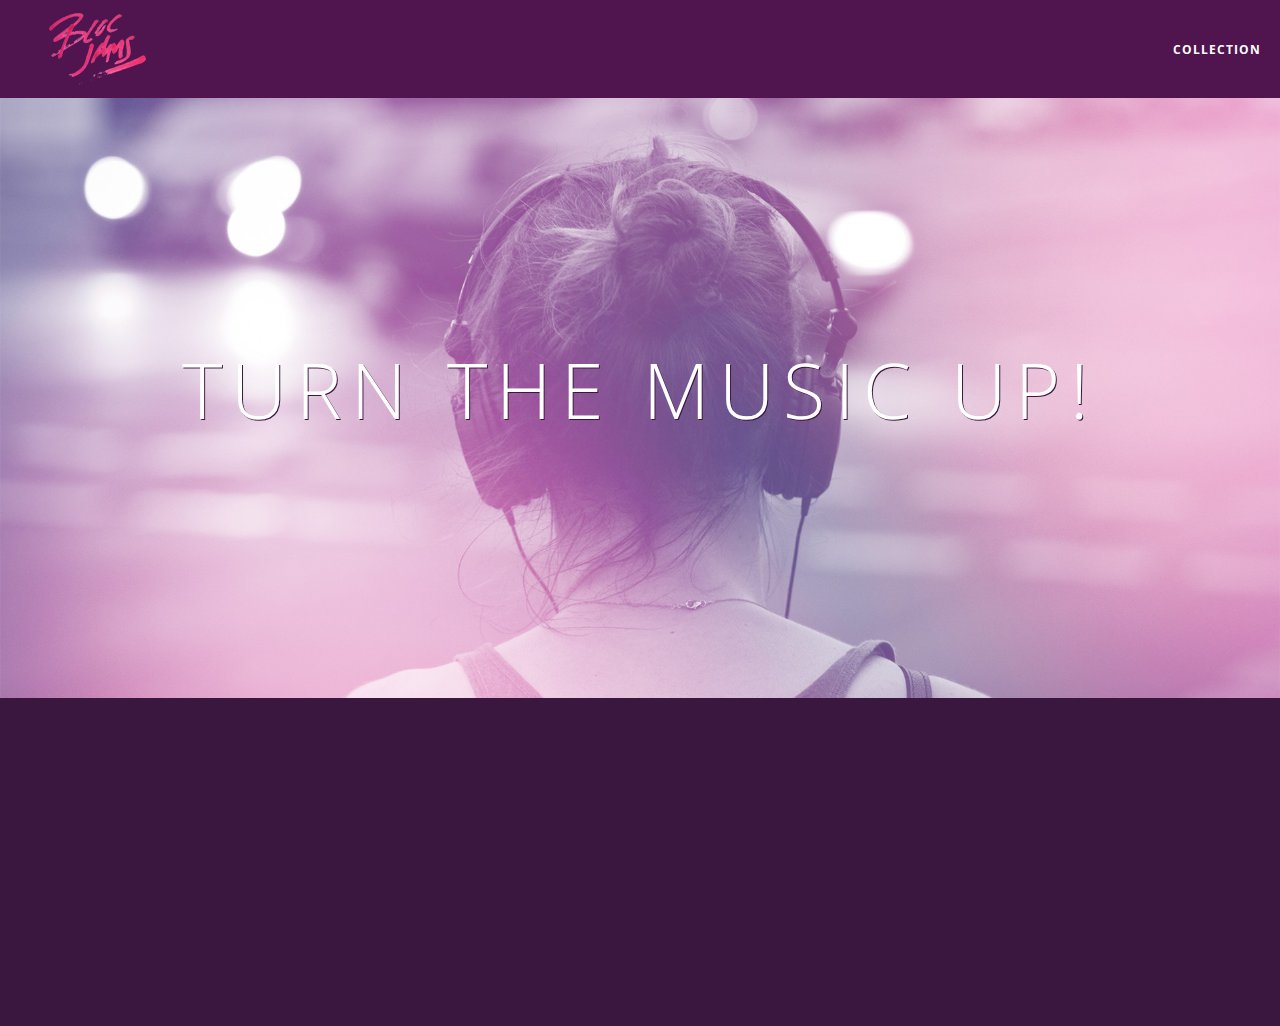
<file: index.html>
<!DOCTYPE html>
<html>
<head>
    <meta name="viewport" content="width=device-width, initial-scale=1">
    <link rel="stylesheet" type="text/css" href="https://fonts.googleapis.com/css?family=Open+Sans:400,800,600,700,300">
    <link rel="stylesheet" type="text/css" href="https://code.ionicframework.com/ionicons/2.0.1/css/ionicons.min.css">
    <link rel="stylesheet" type="text/css" href="assets/styles/normalize.css">
    <link rel="stylesheet" type="text/css" href="assets/styles/main.css">
    <link rel="stylesheet" type="text/css" href="assets/styles/landing.css">
    <title>Bloc Jams</title>
</head>
<body class="landing">
    <main>
        <!-- navigation bar -->
        <nav class="navbar">
            <a href="index.html" class="logo">
                <img src="assets/images/bloc_jams_logo.png" alt="bloc jams logo">
            </a>
            <div class="links-container">
                <a href="collection.html" class="navbar-link">collection</a>
            </div>
        </nav>
        <!-- hero content -->
        <section class="hero-content">
            <h1 class="hero-title">Turn the music up!</h1>
        </section>
        <!-- selling points -->
        <section class="selling-points container clearfix">
            <article class="point column third">
                <span class="ion-music-note"></span>
                <h5 class="point-title">Choose your music</h5>
                <p class="point-description">The world is full of music; why should you have to listen to music that someone else chose?</p>
            </article>
            <article class="point column third">
                <span class="ion-radio-waves"></span>
                <h5 class="point-title">Unlimited, streaming, ad-free</h5>
                <p class="point-description">No arbitrary limits. No distractions.</p>
            </article>
            <article class="point column third">
                <span class="ion-iphone"></span>
                <h5 class="point-title">Mobile enabled</h5>
                <p class="point-description">Listen to your music on the go. This streaming service is available on all mobile platforms.</p>
            </article>
        </section>
    </main>
    <script src="https://code.jquery.com/jquery-2.1.3.min.js"></script>
    <script src="assets/scripts/utilities.js"></script>
    <script src="assets/scripts/landing.js"></script>
</body>
</html>
</file>
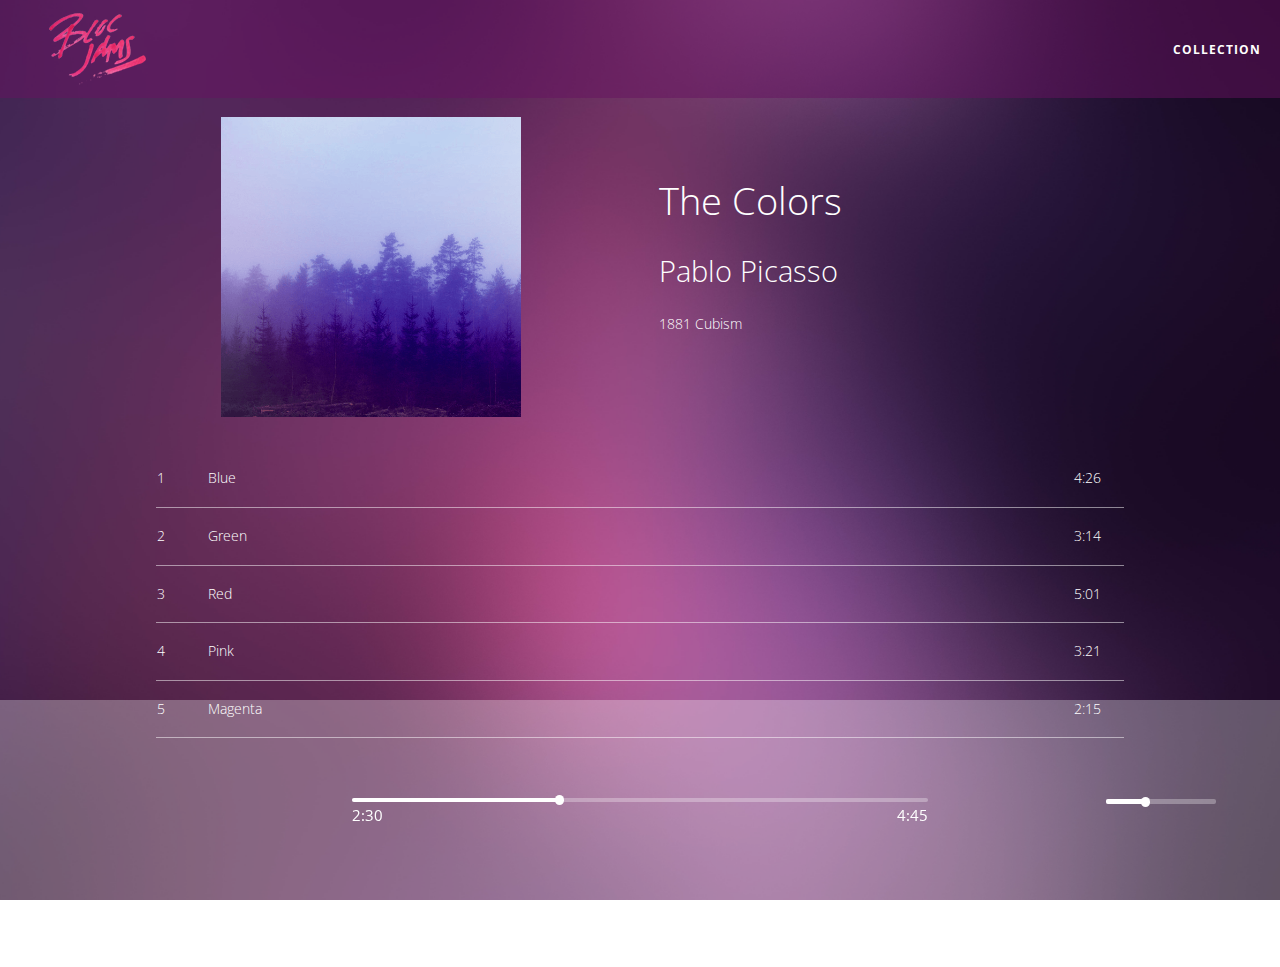
<file: album.html>
<!DOCTYPE html>
<html>
    <head>
        <title>Bloc Jams</title>
        <meta name="viewport" content="width=device-width, initial-scale=1">
        <link rel="stylesheet" type="text/css" href="https://fonts.googleapis.com/css?family=Open+Sans:400,800,600,700,300">
        <link rel="stylesheet" type="text/css" href="https://code.ionicframework.com/ionicons/2.0.1/css/ionicons.min.css">
        <link rel="stylesheet" type="text/css" href="assets/styles/normalize.css">
        <link rel="stylesheet" type="text/css" href="assets/styles/main.css">
        <link rel="stylesheet" type="text/css" href="assets/styles/album.css">
        <link rel="stylesheet" href="assets/styles/player_bar.css">
    </head>
    <body class="album">
        <nav class="navbar"> <!-- nav bar -->
            <a href="index.html"  class="logo">
                <img src="assets/images/bloc_jams_logo.png" alt="bloc jams logo">
            </a>
            <div class="links-container">
                <a href="collection.html" class="navbar-link">collection</a>
            </div>
        </nav>
        <main class="album-view container narrow">
            <section class="clearfix">
                <div class="column half">
                    <img src="assets/images/album_covers/01.png" class="album-cover-art">
                </div>
                <div class="album-view-details column half">
                    <h2 class="album-view-title">The Colors</h2>
                    <h3 class="album-view-artist">Pablo Picasso</h3>
                    <h5 class="album-view-release-info">1909 Spanish Records</h5>
                </div>
            </section>
            <table class="album-view-song-list"></table>
        </main>

        <section class="player-bar">
            <div class="container">
                <div class="control-group main-controls">
                    <a class="previous">
                        <span class="ion-skip-backward"></span>
                    </a>
                    <a class="play-pause">
                        <span class="ion-play"></span>
                    </a>
                    <a class="next">
                        <span class="ion-skip-forward"></span>
                    </a>
                </div>
                <div class="control-group currently-playing">
                    <h2 class="song-name"></h2>
                    <div class="seek-control">
                        <div class="seek-bar">
                            <div class="fill"></div>
                            <div class="thumb"></div>
                        </div>
                        <div class="current-time">2:30</div>
                        <div class="total-time">4:45</div>
                    </div>
                    <h2 class="artist-song-mobile"></h2>
                    <h3 class="artist-name"></h3>
                </div>
                <div class="control-group volume">
                    <span class="ion-volume-high icon"></span>
                    <div class="seek-bar">
                        <div class="fill"></div>
                        <div class="thumb"></div>
                    </div>
                </div>
            </div>
        </section>
        <script src="https://code.jquery.com/jquery-2.1.3.min.js"></script>
        <script src="assets/scripts/fixtures.js"></script>
        <script src="assets/scripts/album.js"></script>
    </body>
</html>
</file>
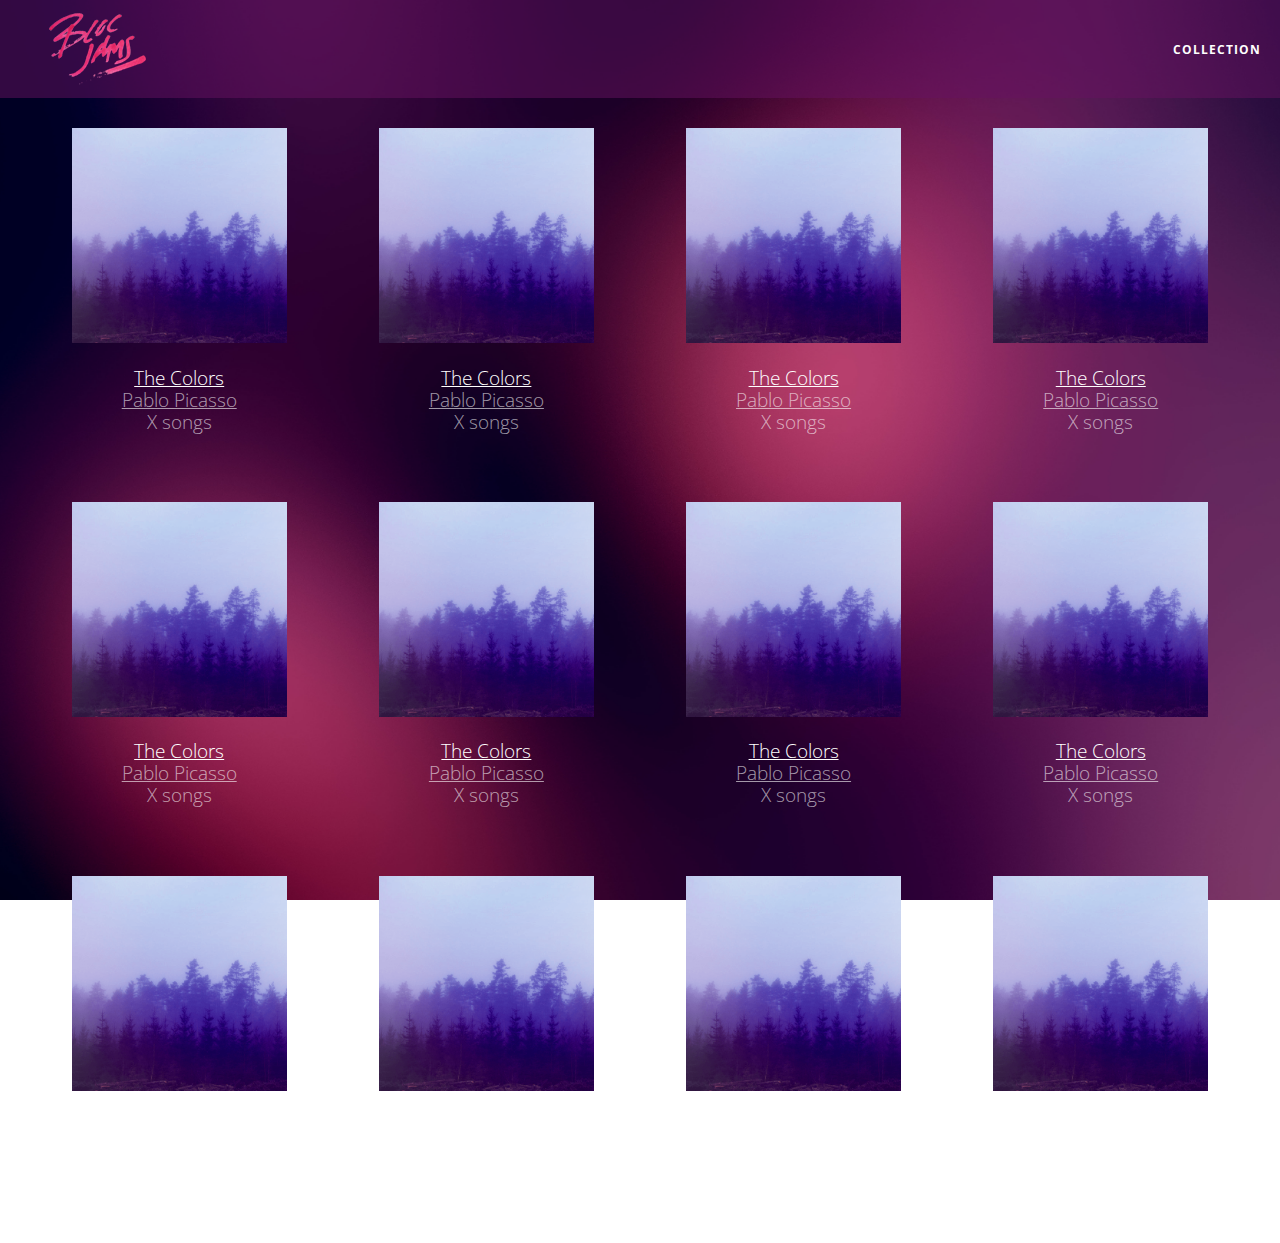
<file: collection.html>
<!DOCTYPE html>
<html>

<head>
    <title>Bloc Jams</title>
    <meta name="viewport" content="width=device-width, initial-scale=1">
    <link rel="stylesheet" type="text/css" href="http://fonts.googleapis.com/css?family=Open+Sans:400,800,600,700,300">
    <link rel="stylesheet" type="text/css" href="http://code.ionicframework.com/ionicons/2.0.1/css/ionicons.min.css">
    <link rel="stylesheet" type="text/css" href="assets/styles/normalize.css">
    <link rel="stylesheet" type="text/css" href="assets/styles/main.css">
    <link rel="stylesheet" type="text/css" href="assets/styles/collection.css">
</head>

<body class="collection">
    <main>
        <!-- navigation bar -->
        <nav class="navbar">
            <a href="index.html" class="logo">
                <img src="assets/images/bloc_jams_logo.png" alt="bloc jams logo">
            </a>
            <div class="links-container">
                <a href="collection.html" class="navbar-link">collection</a>
            </div>
        </nav>
        <section class="album-covers container clearfix"></section>
    </main>
    <script src="https://code.jquery.com/jquery-2.1.3.min.js"></script>
    <script src="assets/scripts/collection.js"></script>
</body>

</html>
</file>
<file: assets/styles/main.css>
*, *::before, *::after {
    -moz-box-sizing: border-box;
    -webkit-box-sizing: border-box;
    box-sizing: border-box;
}

html {
    height: 100%;
    font-size: 100%;
}

body {
    font-family: 'Open Sans';
    color: white;
    min-height: 100%;
}

body.landing {
    background-color: rgb(58,23,63);
}

.navbar {
    position: relative;
    padding: 0.5rem;
    background-color: rgba(101,18,95,0.5);
    z-index: 1;
}

.navbar .logo {
    position: relative;
    left: 2rem;
    cursor: pointer;
}

.navbar .links-container {
    display: table;
    position: absolute;
    top: 0;
    right: 0;
    height: 100px;
    color: white;
}

.links-container .navbar-link {
    display: table-cell;
    position: relative;
    height: 100%;
    padding-left: 1rem;
    padding-right: 1rem;
    vertical-align: middle;
    color: white;
    font-size: 0.625rem;
    letter-spacing: 0.05rem;
    font-weight: 700;
    text-transform: uppercase;
    text-decoration: none;
    cursor: pointer;
}

.links-container .navbar-link:hover {
    color: rgb(233,50,117);
}

.hero-content {
    position: relative;
    min-height: 600px;
    background-image: url(../images/bloc_jams_bg.jpg);
    background-repeat: no-repeat;
    background-position: center center;
    background-size: cover;
}

.hero-content .hero-title {
    position: absolute;
    top: 40%;
    -webkit-transform: translateY(-50%);
    -moz-transform: translateY(-50%);
    -ms-transform: translateY(-50%);
    transform: translateY(-50%);
    width: 100%;
    text-align: center;
    font-size: 4rem;
    font-weight: 300;
    text-transform: uppercase;
    letter-spacing: 0.5rem;
    text-shadow: 1px 1px 0px rgb(58, 23, 63);
}

.selling-points {
    position: relative;
}

.point {
    position: relative;
    padding: 2rem;
    text-align: center;
}

.point .point-title {
    font-size: 1.25rem;
}

.ion-music-note,
.ion-radio-waves,
.ion-iphone {
    color: rgb(233,50,117);
    font-size: 5rem;
}

.container {
    margin: 0 auto;
    max-width: 64rem;
}

.container.narrow {
    max-width: 56rem;
}

.clearfix::after {
    content: ".";
    visibility: hidden;
    display: block;
    height: 0;
    clear: both;
 }
 
 /* Medium screens (640px) */
 @media (min-width: 640px) {
    html { font-size: 112%; }
    .column {
        float: left;
        padding-left: 1rem;
        padding-right: 1rem;
    }
    .column.full { width: 100%; }
    .column.two-thirds { width: 66.7%; }
    .column.half { width: 50%; }
    .column.third { width: 33.3%; }
    .column.fourth { width: 25%; }
    .column.flow-opposite { float: right; }
}

/* Large screens (1024px) */
@media (min-width: 1024px) {
    html { font-size: 120%; }
}
</file>
<file: assets/styles/landing.css>
body.landing {
    background-color: rgb(58,23,63);
}

.hero-content {
    position: relative;
    min-height: 600px;
    background-image: url(../images/bloc_jams_bg.jpg);
    background-repeat: no-repeat;
    background-position: center center;
    background-size: cover;
}

.hero-content .hero-title {
    position: absolute;
    top: 40%;
    -webkit-transform: translateY(-50%);
    -moz-transform: translateY(-50%);
    transform: translateY(-50%);
    width: 100%;
    text-align: center;
    font-size: 4rem;
    font-weight: 300;
    text-transform: uppercase;
    letter-spacing: 0.5rem;
    text-shadow: 1px 1px 0px rgb(58,23,63);
}

.selling-points {
    position: relative;
}

.point {
    position: relative;
    padding: 2rem;
    text-align: center;
    opacity: 0;
    -webkit-transform: scaleX(0.9) translateY(3rem);
    -moz-transform: scaleX(0.9) translateY(3rem);
    transform: scaleX(0.9) translateY(3rem);
    -webkit-transition: all 0.25s ease-in-out;
    -moz-transition: all 0.25s ease-in-out;
    transition: all 0.25s ease-in-out;
    -webkit-transition-delay: 0.2s;
    -moz-transition-delay: 0.2s;
    transition-delay: 0.2s;
}

.point .point-title {
    font-size: 1.25rem;
}

.ion-music-note,
.ion-radio-waves,
.ion-iphone {
    color: rgb(233,50,117);
    font-size: 5rem;
}
</file>
<file: assets/styles/album.css>
body.album {
    background-image: url(../images/blurred_backgrounds/blur_bg_3.jpg);
    background-repeat: no-repeat;
    background-attachment: fixed;
    background-position: center center;
    background-size: cover;
    padding-bottom: 200px;
}

.album-cover-art {
    position: relative;
    left: 20%;
    margin-top: 1rem;
    width: 60%;
}

.album-view-details {
    position: relative;
    top: 1.5rem;
    padding: 1rem;
}

.album-view-details .album-view-title {
    font-weight: 300;
    font-size: 2rem;
}

.album-view-details .album-view-artist {
    font-weight: 300;
    font-size: 1.5rem;
}

.album-view-details .album-view-release-info {
    font-weight: 300;
    font-size: 0.75rem;
}

.album-view-song-list {
    width: 90%;
    margin: 1.5rem auto;
    font-weight: 300;
    font-size: 0.75em;
    border-collapse: collapse;
}

.album-view-song-item {
    height: 3rem;
    border-bottom: 1px solid rgba(255,255,255,0.5);
}

.song-item-number {
    width: 5%;
    min-width: 30px;
}

.song-item-title {
    width: 85%;
}

.song-item-duration {
    width: 5%;
}

 .album-song-button {
     text-align: center;
     font-size: 14px;
     background-color: white;
     color: rgb(210, 40, 123);
     border-radius: 50% 50%;
     display: inline-block;
     width: 28px;
     height: 28px;
 }
 
 .album-song-button:hover {
     cursor: pointer;
     color: white;
     background-color: rgb(210, 40, 123);
 }
 
 .album-song-button span {
     line-height: 28px;
 }

@media (max-width: 640px) and (min-width: 320px) {
    .album-view-details {
        text-align: center;
    }
    
    .album-view-title {
        margin-top: 0;   
    }
}

@media (max-width: 1024px) and (min-width: 320px) {
    .album-view-song-list {
         position: relative;
         top: 1rem;
         width: 80%;
         margin: auto;
     }
 }
</file>
<file: assets/styles/player_bar.css>
.player-bar {
  position: fixed;
  bottom: 0;
  left: 0;
  right: 0;
  height: 200px;
  background-color: rgba(255, 255, 255, 0.3);
  z-index: 100;
}

.player-bar a {
  font-size: 1.1rem;
  vertical-align: middle;
}

.player-bar a,
.player-bar a:hover {
  color: white;
  cursor: pointer;
  text-decoration: none;
}

.player-bar .container {
  display: table;
  padding: 0;
  width: 90%;
  min-height: 100%;
}

.player-bar .control-group {
  display: table-cell;
  vertical-align: middle;
}

.player-bar .main-controls {
  width: 25%;
  text-align: left;
  padding-right: 1rem;
}

.player-bar .main-controls .previous {
  margin-right: 16.5%;
}

.player-bar .main-controls .play-pause {
  margin-right: 15%;
  font-size: 1.6rem;
}

.player-bar .currently-playing {
  width: 50%;
  text-align: center;
  position: relative;
}

.player-bar .currently-playing .song-name,
.player-bar .currently-playing .artist-name,
.player-bar .currently-playing .artist-song-mobile {
    text-align: center;
    font-size: 0.75rem;
    margin: 0;
    position: absolute;
    width: 100%;
    font-weight: 300;
}

.player-bar .currently-playing .song-name,
.player-bar .currently-playing .artist-song-mobile {
    top: 1.1rem;
}

.player-bar .currently-playing .artist-name {
    bottom: 1.1rem;
}

.player-bar .currently-playing .artist-song-mobile {
    display: none;
}

.seek-control {
  position: relative;
  font-size: 0.8rem;
}

.seek-control .current-time {
  position: absolute;
  top: 0.5rem;
}

.seek-control .total-time {
  position: absolute;
  right: 0;
  top: 0.5rem;
}

.seek-bar {
  height: 0.25rem;
  background-color: rgba(255, 255, 255, 0.3);
  border-radius: 2px;
  position: relative;
  cursor: pointer;
}

.seek-bar .fill {
  background-color: white;
  width: 36%;
  height: 0.25rem;
  border-radius: 2px;
}

.seek-bar .thumb {
  position: absolute;
  height: 0.5rem;
  width: 0.5rem;
  background-color: white;
  left: 36%;
  top: 50%;
  margin-left: -0.25rem;
  margin-top: -0.25rem;
  border-radius: 50%;
  cursor: pointer;
  -webkit-transition: all 100ms ease-in-out;
     -moz-transition: all 100ms ease-in-out;
          transition: all 100ms ease-in-out;
}

.seek-bar:hover .thumb {
  width: 1.1rem;
  height: 1.1rem;
  margin-top: -0.5rem;
  margin-left: -0.5rem;
}

.player-bar .volume {
  width: 25%;
  text-align: right;
}

.player-bar .volume .icon {
  font-size: 1.1rem;
  display: inline-block;
  vertical-align: middle;
}

.player-bar .volume .seek-bar {
  display: inline-block;
  width: 5.75rem;
  vertical-align: middle;
}

@media (max-width: 640px) {
  .player-bar {
      padding: 1rem;
      background-color: rgba(0,0,0,0.6);
  }

  .player-bar .main-controls,
  .player-bar .currently-playing,
  .player-bar .volume {
      display: block;
      margin: 0 auto;
      padding: 0;
      width: 100%;
      text-align: center;
  }
  
  .player-bar .main-controls,
  .player-bar .volume {
      min-height: 3.5rem;
  }
  
  .player-bar .currently-playing {
      min-height: 2.5rem;
  }
   
  .player-bar .artist-name,
  .player-bar .song-name {
      display: none;
  }

  .player-bar .currently-playing .artist-song-mobile {
      display: block;
  }
}
</file>
<file: assets/styles/collection.css>
body.collection {
    background-image: url(../images/blurred_backgrounds/blur_bg_2.jpg);
    background-repeat: no-repeat;
    background-attachment: fixed;
    background-position: center center;
    background-size: cover;
}

.album-covers {
    position: relative;
}

.collection-album-container {
    position: relative;
    margin-top: 30px;
    margin-bottom: 20px;
    text-align: center;
}

.collection-album-container .caption {
    margin-top: 10px;
}

.collection-album-container .caption p {
    font-size: 1rem;
    font-weight: 300;
    color: rgba(255, 255, 255, 0.6);
}

.collection-album-container .caption p a {
    color: rgba(255, 255, 255, 0.6);
}

.collection-album-container .caption p a.album-name {
    color: white;
}

.collection-album-container img {
    width: 80%;
}
</file>
